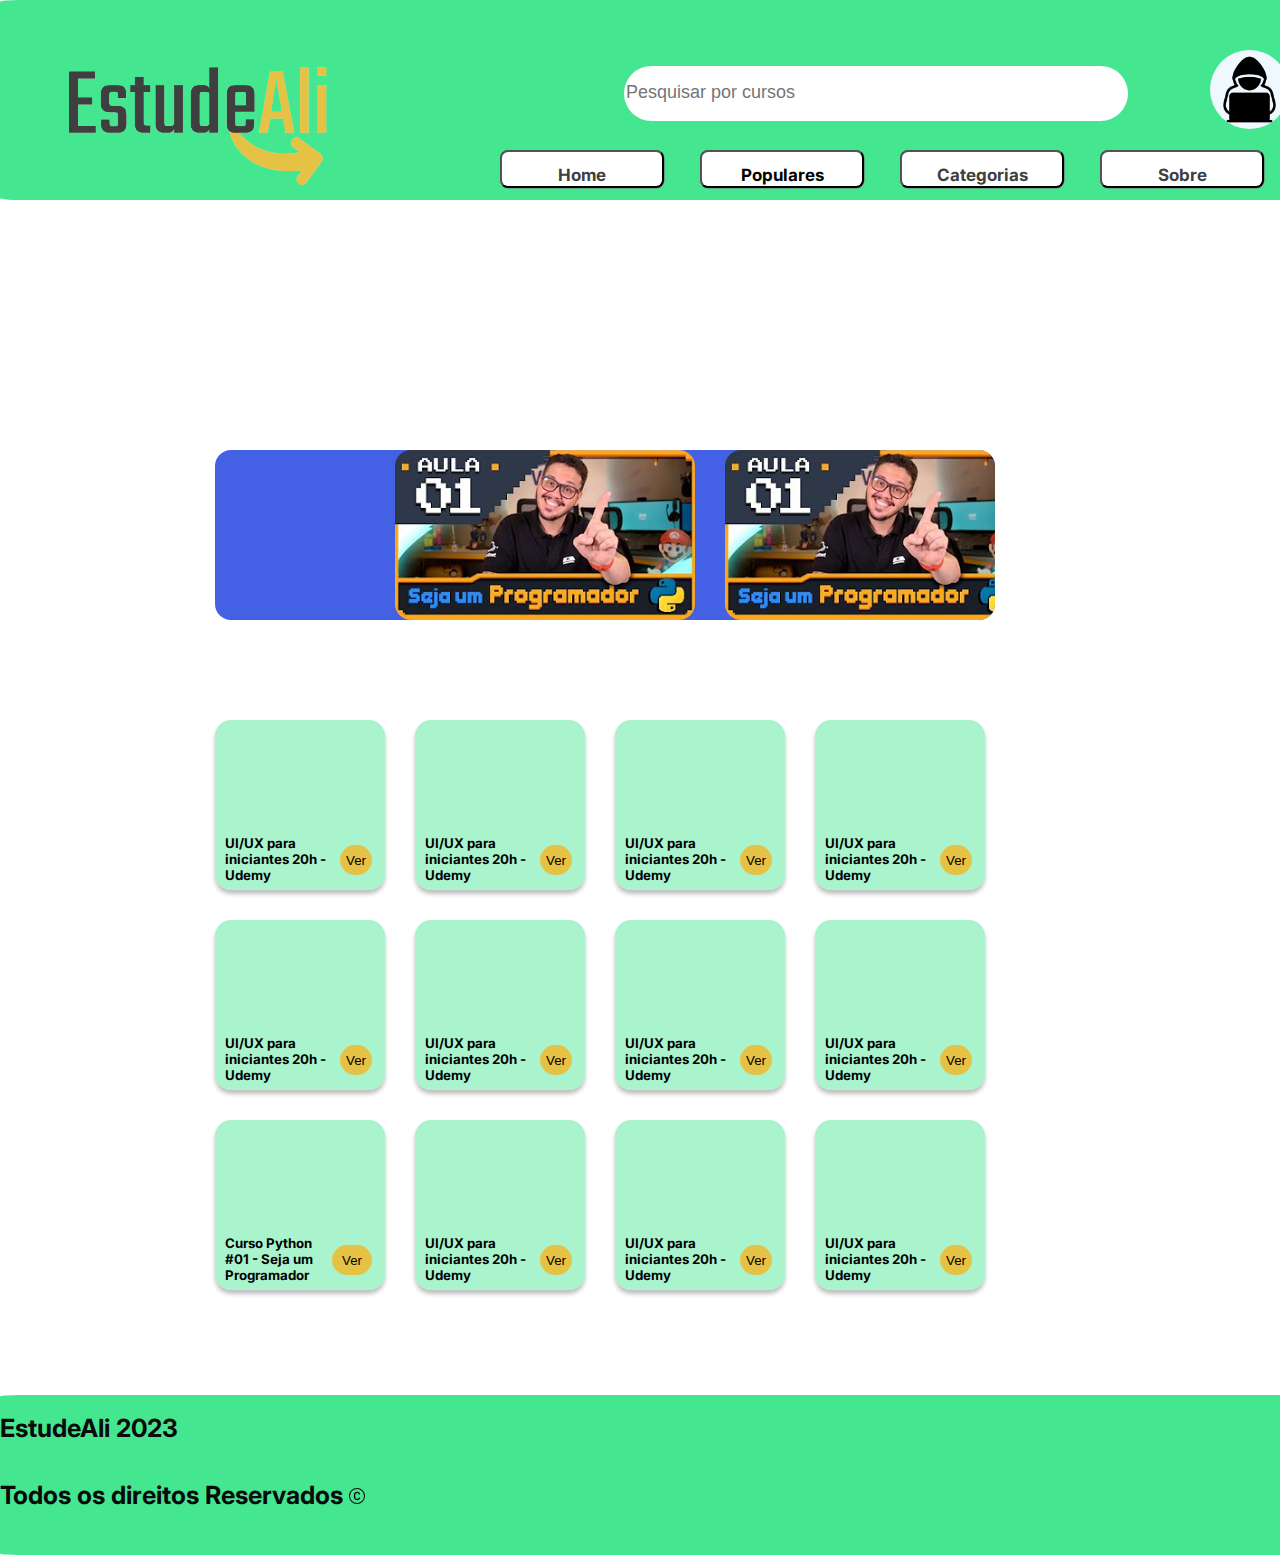
<file: index.html>
<!DOCTYPE html>
<html lang="en">

<head>
  <meta charset="UTF-8" />
  <meta http-equiv="X-UA-Compatible" content="IE=edge" />
  <meta name="viewport" content="width=device-width, initial-scale=1.0, user-scalable=no" />
  <meta name="theme-color" content="#317EFB"/>
  <link rel="stylesheet" href="CSS\Home.css" />
  <link rel="manifest" href="JS\manifest (2).json">
  <link rel="apple-touch-icon" href="https://i.postimg.cc/DJhz0zGS/192.png">
  <link rel="icon" href="Assets.xcassets\AppIcon.appiconset\32.png">
  <title>EstudeAlí</title>
</head>

<body>
  <!-- Navbar -->

  <nav class="navbar">
    <div>

      <!-- <h1>Estude</h1>
    <h3>Alí</h3> -->

      <img src="ASSETS\Exemplo_1-removebg-preview.png" alt="Icone Estudeali">

      <input class="input" type="search" name="Pesquise aqui" id="Input-search" placeholder="Pesquisar por cursos">

      <div class="Buttons">

        <a href="index.html"><button class="btn-home">
          <h2>Home</h2>
        </button></a>

        <button class="btn-populares">
          <h2>Populares</h2>
        </button>

        <button class="btn-categorias">
          <h2>Categorias</h2>
        </button>

        <button class="btn-sobre">
          <h2>Sobre</h2>
        </button>

        <a href="Login.html"><button class="btn-login">
          <h2>Login</h2>
        </button></a>

        <div class="image-heart">
         
        </div>


      </div>

    </div>

    <input class="input-image" type="image" src="ASSETS\foto.png">

  </nav>

<main class="container">

  <div class="carousel">
    <div class="slide">
      <img class="img_carousel" src="ASSETS\hqdefault.jpg" alt="" />
    </div>
    <div class="slide">
      <img class="img_carousel" src="ASSETS\hqdefault.jpg" alt="" />
    </div>
    <div class="slide">
      <img class="img_carousel" src="ASSETS\hqdefault.jpg" alt="" />
    </div>
  </div>
  <script src="JS\main.js"></script>
  <section class="top_list_1">
    <div class="xesque">
      <h5 class="text_1">UI/UX para iniciantes 20h - Udemy</h5>
      <button class="button_ver">Ver</button>
    </div>
    <div class="xesque">
      <h5 class="text_1">UI/UX para iniciantes 20h - Udemy</h5>
      <button class="button_ver">Ver</button>
    </div>
    <div class="xesque">
      <h5 class="text_1">UI/UX para iniciantes 20h - Udemy</h5>
      <button class="button_ver">Ver</button>
    </div>
    <div class="xesque">
      <h5 class="text_1">UI/UX para iniciantes 20h - Udemy</h5>
      <button class="button_ver">Ver</button>
    </div>
  </section>
  <section class="top_list_2">
    <div class="xesque">
      <h5 class="text_1">UI/UX para iniciantes 20h - Udemy</h5>
      <button class="button_ver">Ver</button>
    </div>
    <div class="xesque">
      <h5 class="text_1">UI/UX para iniciantes 20h - Udemy</h5>
      <button class="button_ver">Ver</button>
    </div>
    <div class="xesque">
      <h5 class="text_1">UI/UX para iniciantes 20h - Udemy</h5>
      <button class="button_ver">Ver</button>
    </div>
    <div class="xesque">
      <h5 class="text_1">UI/UX para iniciantes 20h - Udemy</h5>
      <button class="button_ver">Ver</button>
    </div>
  </section>
  <section class="top_list_3">
    <div class="xesque">
      <h5 class="text_1">Curso Python #01 - Seja um Programador</h5>
      <a href="Curso.html"><button class="button_ver">Ver</button></a>
    </div>
    <div class="xesque">
      <h5 class="text_1">UI/UX para iniciantes 20h - Udemy</h5>
      <button class="button_ver">Ver</button>
    </div>
    <div class="xesque">
      <h5 class="text_1">UI/UX para iniciantes 20h - Udemy</h5>
      <button class="button_ver">Ver</button>
    </div>
    <div class="xesque">
      <h5 class="text_1">UI/UX para iniciantes 20h - Udemy</h5>
      <button class="button_ver">Ver</button>
    </div>
  </section>
  <!--Footer-->

</main>
<footer class="footer">
  <h3>
    EstudeAli 2023
  </h3>


  <h3>
    Todos os direitos Reservados
    <svg xmlns="http://www.w3.org/2000/svg" width="16" height="16" fill="currentColor" class="bi bi-c-circle"
      viewBox="0 0 16 16">
      <path
        d="M1 8a7 7 0 1 0 14 0A7 7 0 0 0 1 8Zm15 0A8 8 0 1 1 0 8a8 8 0 0 1 16 0ZM8.146 4.992c-1.212 0-1.927.92-1.927 2.502v1.06c0 1.571.703 2.462 1.927 2.462.979 0 1.641-.586 1.729-1.418h1.295v.093c-.1 1.448-1.354 2.467-3.03 2.467-2.091 0-3.269-1.336-3.269-3.603V7.482c0-2.261 1.201-3.638 3.27-3.638 1.681 0 2.935 1.054 3.029 2.572v.088H9.875c-.088-.879-.768-1.512-1.729-1.512Z" />
    </svg></h5>
  </h3>
  <!-- <img src="img/favicon-32x32.png" alt="Voltar para o topo"> -->

</footer>

<script>
  if (typeof navigator.serviceWorker !== 'undefined') {
    navigator.serviceWorker.register('JS/pwabuilder-sw (1).js')
  }
  </script>
</body>

</html>
</file>
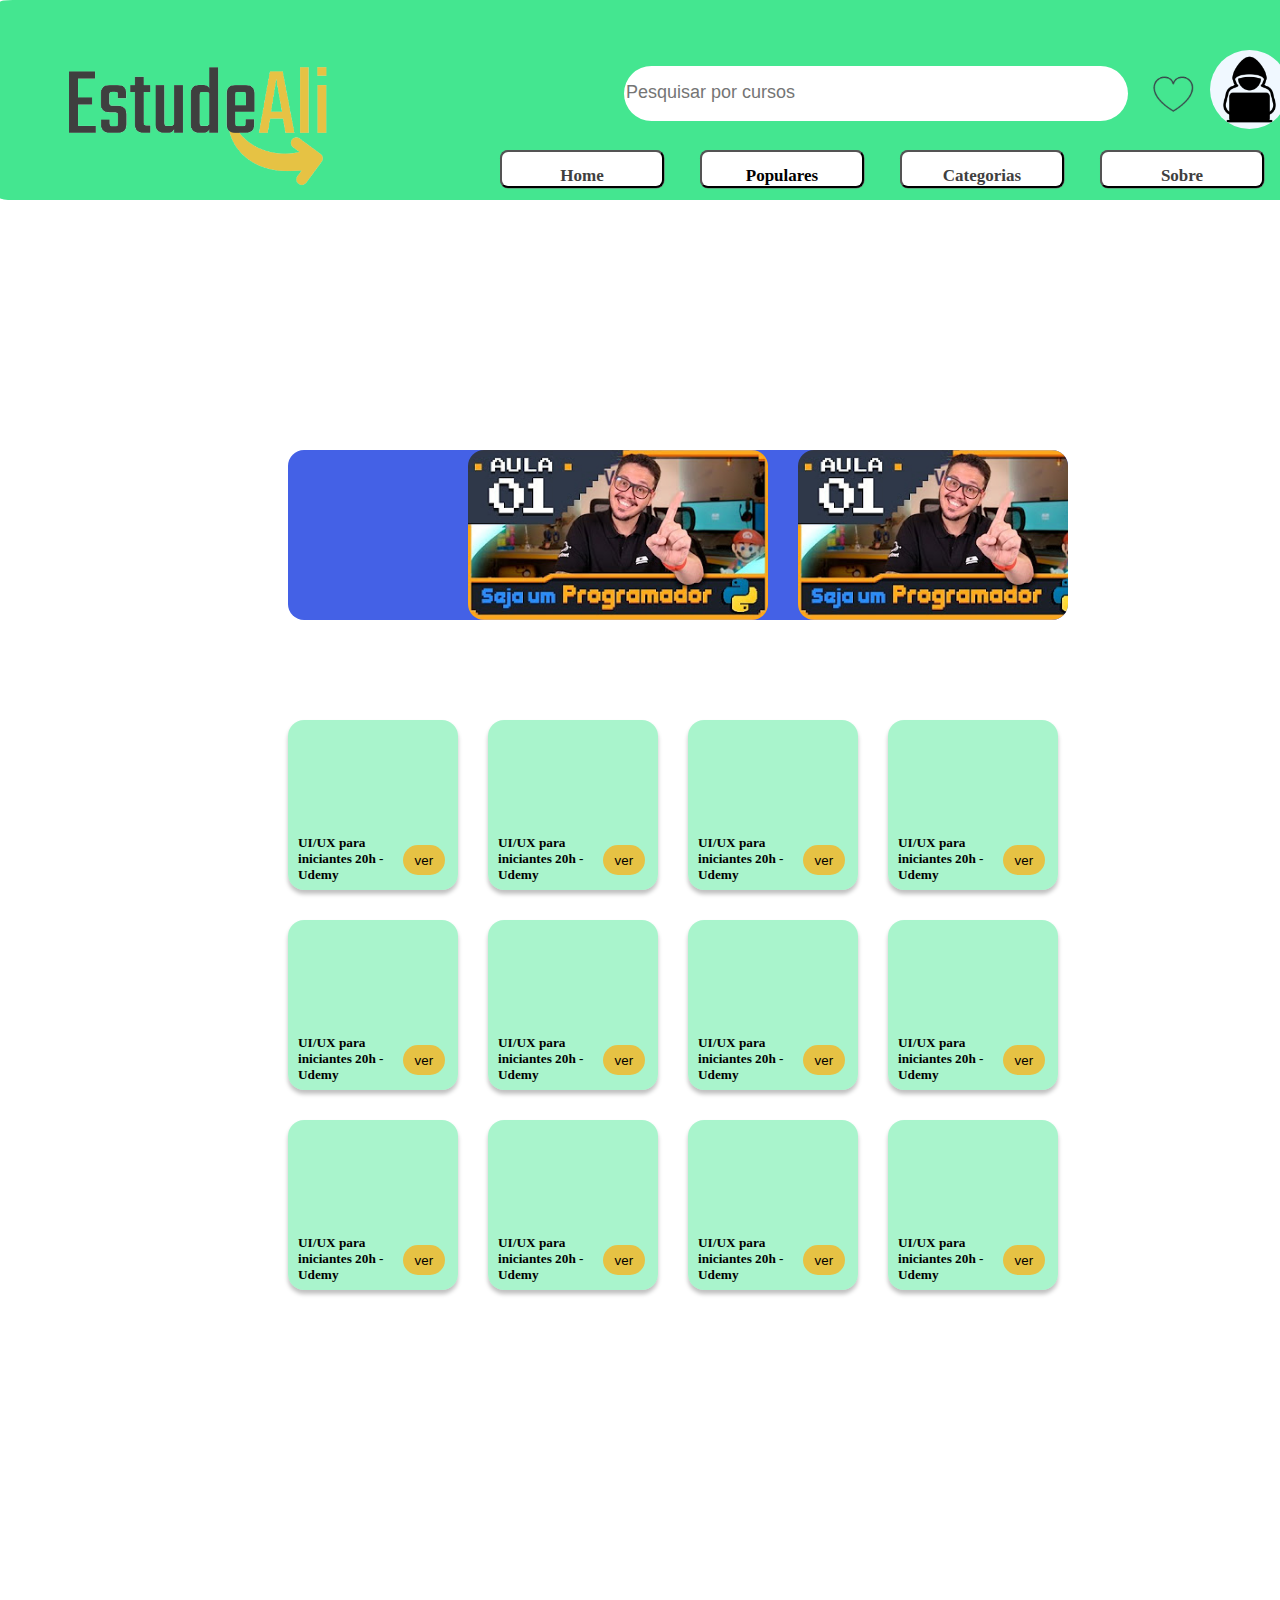
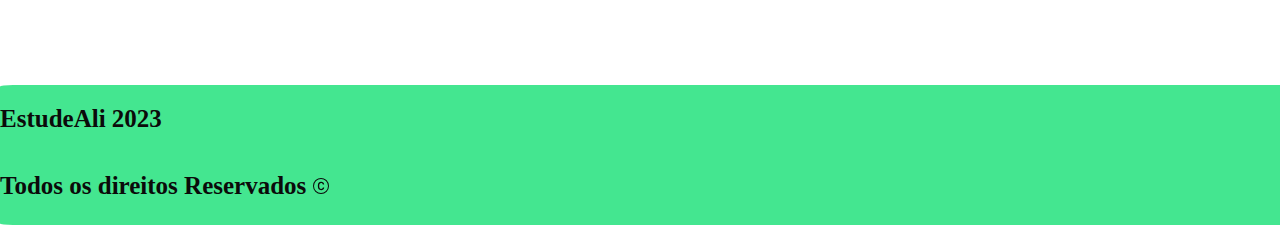
<file: Home/EstudeAli/index.html>
<!DOCTYPE html>
<html lang="en">

<head>
  <meta charset="UTF-8" />
  <meta http-equiv="X-UA-Compatible" content="IE=edge" />
  <meta name="viewport" content="width=device-width, initial-scale=1.0" />
  <link rel="stylesheet" href="main.css" />
  <link rel="stylesheet" href="Style2.css">
  <title>sdas</title>
</head>

<body>
  <!-- Navbar -->

  <nav class="navbar">
    <div>

      <!-- <h1>Estude</h1>
    <h3>Alí</h3> -->

      <img src="img/Exemplo_1-removebg-preview.png" alt="Icone Estudeali">

      <input class="input" type="search" name="Pesquise aqui" id="Input-search" placeholder="Pesquisar por cursos">

      <div class="Buttons">

        <button class="btn-home">
          <h2>Home</h2>
        </button>

        <button class="btn-populares">
          <h2>Populares</h2>
        </button>

        <button class="btn-categorias">
          <h2>Categorias</h2>
        </button>

        <button class="btn-sobre">
          <h2>Sobre</h2>
        </button>

        <div class="image-heart">
          <svg width="48" height="52" viewBox="0 0 48 52" fill="none" xmlns="http://www.w3.org/2000/svg"
            xmlns:xlink="http://www.w3.org/1999/xlink">
            <rect width="48" height="52" fill="url(#pattern0)" />
            <defs>
              <pattern id="pattern0" patternContentUnits="objectBoundingBox" width="1" height="1">
                <use xlink:href="#image0_114_71" transform="matrix(0.00706845 0 0 0.00652472 -1.10807 -0.288462)" />
              </pattern>
              <image id="image0_114_71" width="455" height="280"
                xlink:href="[data-uri]" />
            </defs>
          </svg>
        </div>


      </div>

    </div>

    <input class="input-image" type="image" src="img/foto.png">

  </nav>



  <div class="carousel">
    <div class="slide">
      <img class="img_carousel" src="hqdefault.jpg" alt="" />
    </div>
    <div class="slide">
      <img class="img_carousel" src="hqdefault.jpg" alt="" />
    </div>
    <div class="slide">
      <img class="img_carousel" src="hqdefault.jpg" alt="" />
    </div>
  </div>
  <script src="main.js"></script>
  <section class="top_list_1">
    <div class="xesque">
      <h5 class="text_1">UI/UX para iniciantes 20h - Udemy</h5>
      <button class="button_ver">ver</button>
    </div>
    <div class="xesque">
      <h5 class="text_1">UI/UX para iniciantes 20h - Udemy</h5>
      <button class="button_ver">ver</button>
    </div>
    <div class="xesque">
      <h5 class="text_1">UI/UX para iniciantes 20h - Udemy</h5>
      <button class="button_ver">ver</button>
    </div>
    <div class="xesque">
      <h5 class="text_1">UI/UX para iniciantes 20h - Udemy</h5>
      <button class="button_ver">ver</button>
    </div>
  </section>
  <section class="top_list_2">
    <div class="xesque">
      <h5 class="text_1">UI/UX para iniciantes 20h - Udemy</h5>
      <button class="button_ver">ver</button>
    </div>
    <div class="xesque">
      <h5 class="text_1">UI/UX para iniciantes 20h - Udemy</h5>
      <button class="button_ver">ver</button>
    </div>
    <div class="xesque">
      <h5 class="text_1">UI/UX para iniciantes 20h - Udemy</h5>
      <button class="button_ver">ver</button>
    </div>
    <div class="xesque">
      <h5 class="text_1">UI/UX para iniciantes 20h - Udemy</h5>
      <button class="button_ver">ver</button>
    </div>
  </section>
  <section class="top_list_3">
    <div class="xesque">
      <h5 class="text_1">UI/UX para iniciantes 20h - Udemy</h5>
      <button class="button_ver">ver</button>
    </div>
    <div class="xesque">
      <h5 class="text_1">UI/UX para iniciantes 20h - Udemy</h5>
      <button class="button_ver">ver</button>
    </div>
    <div class="xesque">
      <h5 class="text_1">UI/UX para iniciantes 20h - Udemy</h5>
      <button class="button_ver">ver</button>
    </div>
    <div class="xesque">
      <h5 class="text_1">UI/UX para iniciantes 20h - Udemy</h5>
      <button class="button_ver">ver</button>
    </div>
  </section>
  <!--Footer-->

  <footer class="footer">
    <h3>
      EstudeAli 2023
    </h3>


    <h3>
      Todos os direitos Reservados
      <svg xmlns="http://www.w3.org/2000/svg" width="16" height="16" fill="currentColor" class="bi bi-c-circle"
        viewBox="0 0 16 16">
        <path
          d="M1 8a7 7 0 1 0 14 0A7 7 0 0 0 1 8Zm15 0A8 8 0 1 1 0 8a8 8 0 0 1 16 0ZM8.146 4.992c-1.212 0-1.927.92-1.927 2.502v1.06c0 1.571.703 2.462 1.927 2.462.979 0 1.641-.586 1.729-1.418h1.295v.093c-.1 1.448-1.354 2.467-3.03 2.467-2.091 0-3.269-1.336-3.269-3.603V7.482c0-2.261 1.201-3.638 3.27-3.638 1.681 0 2.935 1.054 3.029 2.572v.088H9.875c-.088-.879-.768-1.512-1.729-1.512Z" />
      </svg></h5>
    </h3>
    <!-- <img src="img/favicon-32x32.png" alt="Voltar para o topo"> -->

  </footer>

</body>

</html>
</file>
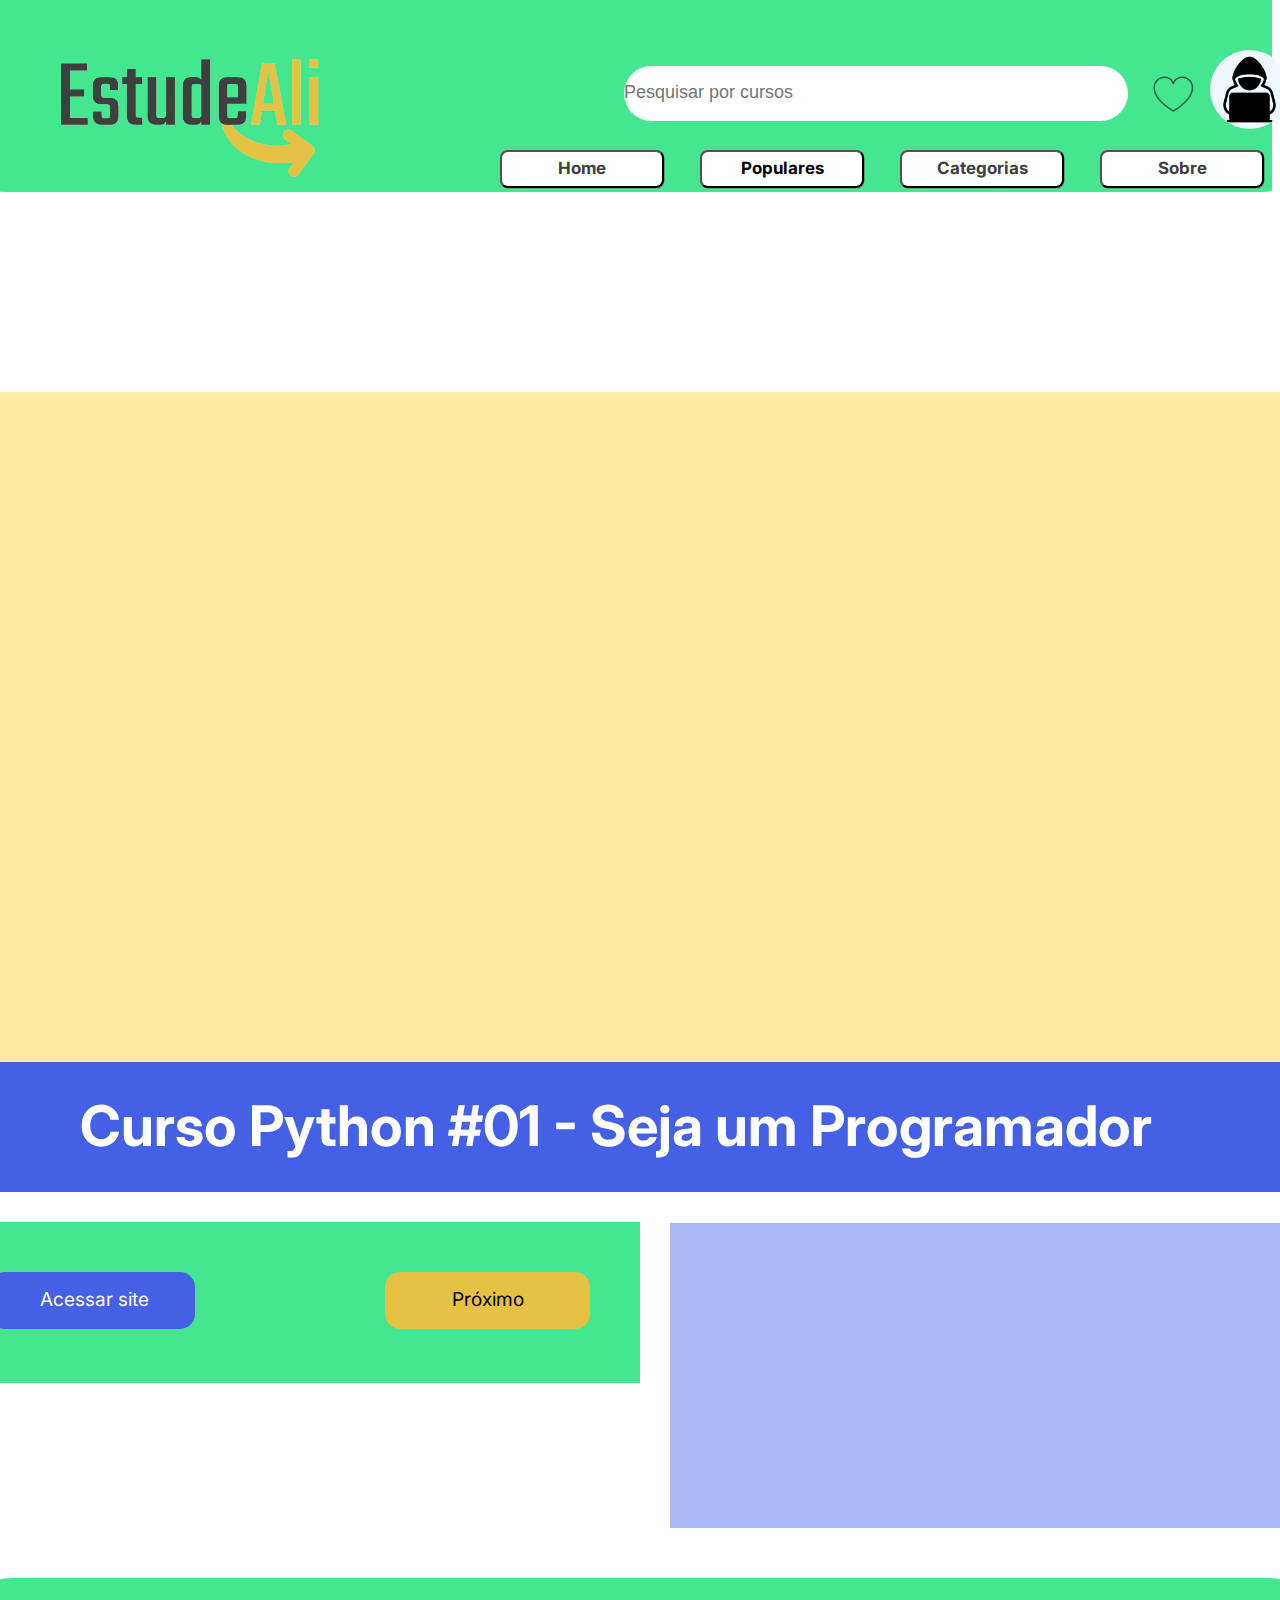
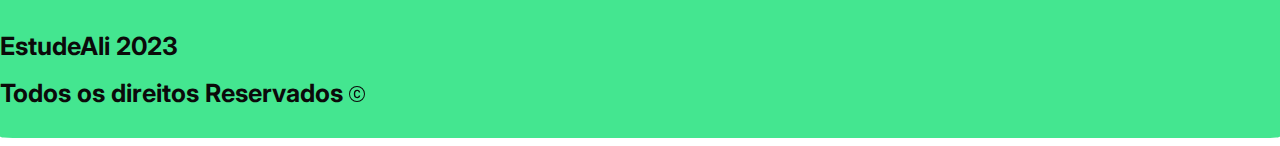
<file: Curso.html>
<!DOCTYPE html>
<html lang="en">
  <head>
    <meta charset="UTF-8" />
    <meta http-equiv="X-UA-Compatible" content="IE=edge" />
    <meta name="viewport" content="width=device-width, initial-scale=1.0" />
    <link rel="stylesheet" href="CSS\curso.css" />
    <link rel="icon" href="Assets.xcassets\AppIcon.appiconset\32.png">

    <title>EstudeAlí</title>
  </head>
  <body>

    <!-- Navbar -->

  <nav class="navbar">
    <div>

      <!-- <h1>Estude</h1>
    <h3>Alí</h3> -->

      <img src="ASSETS\Exemplo_1-removebg-preview.png" alt="Icone Estudeali">

      <input class="input" type="search" name="Pesquise aqui" id="Input-search" placeholder="Pesquisar por cursos">

      <div class="Buttons">

        <a href="index.html"><button class="btn-home">
          <h2>Home</h2>
        </button></a>

        <button class="btn-populares">
          <h2>Populares</h2>
        </button>

        <button class="btn-categorias">
          <h2>Categorias</h2>
        </button>

        <button class="btn-sobre">
          <h2>Sobre</h2>
        </button>

        <div class="image-heart">
          <svg width="48" height="52" viewBox="0 0 48 52" fill="none" xmlns="http://www.w3.org/2000/svg"
            xmlns:xlink="http://www.w3.org/1999/xlink">
            <rect width="48" height="52" fill="url(#pattern0)" />
            <defs>
              <pattern id="pattern0" patternContentUnits="objectBoundingBox" width="1" height="1">
                <use xlink:href="#image0_114_71" transform="matrix(0.00706845 0 0 0.00652472 -1.10807 -0.288462)" />
              </pattern>
              <image id="image0_114_71" width="455" height="280"
                xlink:href="[data-uri]" />
            def>
          </svg>
        </div>


      </div>

    </div>

    <input class="input-image" type="image" src="ASSETS\foto.png">

  </nav>

    <main class="container">



      <section class="iframe_video">
        <iframe
          class="curso_destaque"
          width="950.22"
          height="534.65"
          src="https://www.youtube.com/embed/S9uPNppGsGo"
          title="YouTube video player"
          frameborder="0"
          allow="accelerometer; autoplay; clipboard-write; encrypted-media; gyroscope; picture-in-picture; web-share"
          allowfullscreen
        ></iframe>
      </section>
      <section class="textinho">
        <div class="text_curso">
          <h1 class="text_curso_1">Curso Python #01 - Seja um Programador</h1>
        </div>
      </section>

      <section class="area_button">
        <a href="https://www.cursoemvideo.com"><button  class="acessar_b">Acessar site</button></a>
        <button href="" class="proximo_b">Próximo</button>
      </section>

      <section class="check_box_videos">
      </section>
    </main>
    <footer class="footer">
      <h3>
        EstudeAli 2023
      </h3>
    
    
      <h3>
        Todos os direitos Reservados
        <svg xmlns="http://www.w3.org/2000/svg" width="16" height="16" fill="currentColor" class="bi bi-c-circle"
          viewBox="0 0 16 16">
          <path
            d="M1 8a7 7 0 1 0 14 0A7 7 0 0 0 1 8Zm15 0A8 8 0 1 1 0 8a8 8 0 0 1 16 0ZM8.146 4.992c-1.212 0-1.927.92-1.927 2.502v1.06c0 1.571.703 2.462 1.927 2.462.979 0 1.641-.586 1.729-1.418h1.295v.093c-.1 1.448-1.354 2.467-3.03 2.467-2.091 0-3.269-1.336-3.269-3.603V7.482c0-2.261 1.201-3.638 3.27-3.638 1.681 0 2.935 1.054 3.029 2.572v.088H9.875c-.088-.879-.768-1.512-1.729-1.512Z" />
        </svg></h5>
      </h3>
      <!-- <img src="img/favicon-32x32.png" alt="Voltar para o topo"> -->
    
    </footer>
  </body>
</html>
</file>
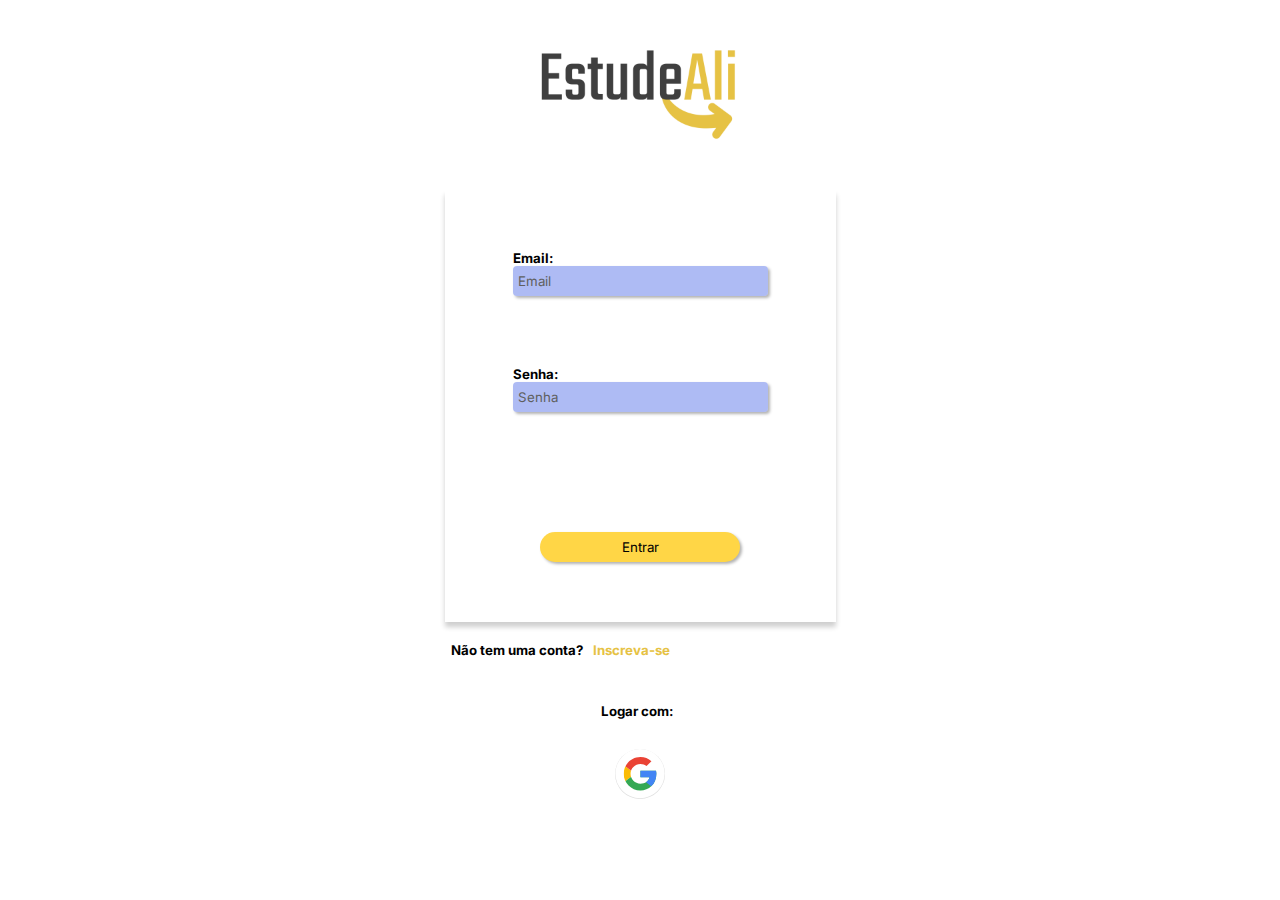
<file: Login.html>
<!DOCTYPE html>
<html lang="en">
  <head>
    <meta charset="UTF-8" />
    <meta http-equiv="X-UA-Compatible" content="IE=edge" />
    <meta name="viewport" content="width=device-width, initial-scale=1.0" />
    <link rel="stylesheet" href="CSS\Login.css" />
    <link rel="icon" href="Assets.xcassets\AppIcon.appiconset\32.png">
    <title>EstudeAlí</title>
  </head>

  <body>
    <section class="logo_area">
      <img class="logo" src="ASSETS\Exemplo 1.png" alt="logo" />
    </section>
    <main class="container2_0">
      <section class="container">
        <div class="top_box">
          <div>
            <div id="user">
              <h5>Email:</h5>
            </div>
            <input id="email" type="Email" placeholder="Email" />
            <div id="password">
              <h5>Senha:</h5>
            </div>
            <input id="senha" type="password" placeholder="Senha" />
          </div>
          <a href="index.html"><button href="" id="entrar_b">Entrar</button></a>
        </div>
      </section>
      <section class="reg">
        <div class="middle_box">
          <h5 class="nnn">Não tem uma conta?</h5>
          <a href="Registro.html"><h5 class="reg">Inscreva-se</h5></a>
        </div>
        <div class="logar_com"><h5>Logar com:</h5></div>
      </section>
      <section>
        <a href=""
          ><img
            class="google"
            src="ASSETS\google-g-2015-logo-svg-vector.svg"
            width="50"
            height="50"
            alt="Google"
            srcset=""
        /></a>
      </section>
    </main>
  </body>
</html>
</file>
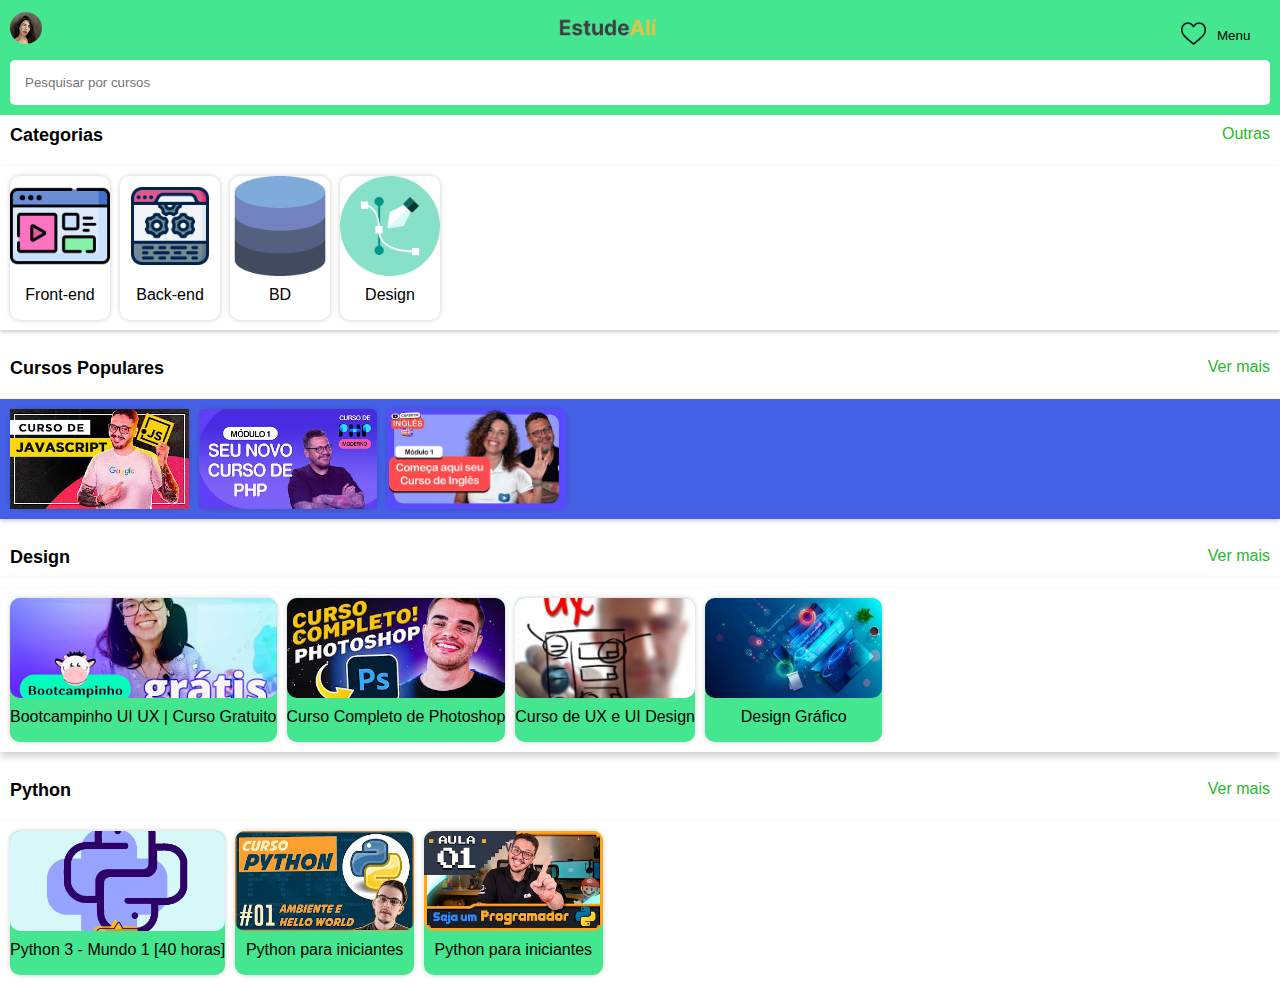
<file: oxe/home.html>
<!DOCTYPE html>
<html lang="pt-br">

<head>
  <meta charset="UTF-8">
  <meta http-equiv="X-UA-Compatible" content="IE=edge">
  <meta name="viewport" content="width=device-width, initial-scale=1.0">
  <title>Home</title>
  <style>
    body {
      margin: 0;
      padding: 0;
      font-family: Arial, Helvetica, sans-serif;
    }

.image-buttons,
.image-button-container {
  box-shadow: 0 4px 8px rgba(0, 0, 0, 0.2);
}
    header {
      display: flex;
      flex-direction: column;
      background-color: #f2f2f2;
      padding: 10px;
    }

    .logo-photo-container {
      display: flex;
      justify-content: space-between;
      align-items: center;
    }

    .logo {
      text-align: center;
      flex: 1;
    }

    .logo img {
      max-width: 100px;
      height: auto;
    }

    .dropdown {
      display: flex;
      align-items: center;
      margin-top: 10px;
      margin-left: auto;
    }

    .dropdown select {
      padding: 5px;
      border: none;
      background-color: transparent;
      appearance: none;
      -webkit-appearance: none;
      -moz-appearance: none;
      color: inherit;
    }

    .search-bar {
      text-align: center;
      padding: 10px;
      background-color: #fff;
      border-radius: 5px;
      margin-top: 10px;
    }

    .search-bar input[type="text"] {
      width: 100%;
      padding: 5px;
      border: none;
      border-radius: 5px;
    }

    .search-bar button {
      padding: 5px;
      border: none;
      background-color: transparent;
      cursor: pointer;
    }

    @media only screen and (min-width: 320px) and (max-width: 767px) {
      .logo img {
        max-width: 80px;
      }

      .dropdown select {
        font-size: 12px;
      }
    }

    .categories-container {
      display: flex;
      justify-content: space-between;
      align-items: flex-start;
      padding: 10px;
    }

    .categories-content {
      display: flex;
      align-items: center;
    }

    .title {
      font-weight: bold;
      font-size: 18px;
    }

    .subtitle {
      font-size: 14px;
      margin-left: auto;
    }

    .image-buttons {
      display: flex;
      overflow-x: auto;
      gap: 10px;
      margin-top: 10px;
      box-shadow: 0 2px 4px rgba(0, 0, 0, 0.2);
      padding: 10px;
    }

    .image-buttons img {
      width: 100px;
      height: 100px;
      object-fit: cover;
    }

    .button {
      background-color: transparent;
      border: none;
      padding: 0;
      font-size: 16px;
      color: rgb(41, 184, 41);
    }

    .image-button-container {
      display: flex;
      flex-direction: column;
      align-items: center;
      box-shadow: 0 0 5px rgba(0, 0, 0, 0.2);
      border-radius: 10px;
    }

    .image-button-container p {
      margin-top: 10px;
    }

   
  </style>
</head>

<body>
  <header style="background-color: #44E690;">
    <div class="logo-photo-container">
      <div class="foto">
        <img src="imagens/unnamed.jpg" alt="Foto" style="border-radius: 50px;">
      </div>
      <div class="logo">
        <img src="imagens/logofigma.png" alt="Logo">
      </div>
      <div class="dropdown">
        <button onclick="window.location.href=''" style="background-color: transparent; border: none;">
          <img src="imagens/1077035.png" alt="Favoritos" style="height: 25px; width: 25px;">
        </button>
        <select>
          <option value="Menu">Menu</option>
          <option value="opcao1">Diego</option>
          <option value="opcao2">Quenga</option>
          <option value="opcao3">Daniel</option>
          <option value="opcao4">Viado</option>
        </select>
      </div>
    </div>
    <div class="search-bar">
      <input type="text" class="search-input" placeholder="Pesquisar por cursos">
    </div>
  </header>
  <div class="categories-container">
    <div class="categories-content">
      <div class="title">Categorias</div>
    </div>
    <div class="subtitle"><button class="button">Outras</button></div>
  </div>
  <div class="image-buttons">
    <div class="image-button-container">
      <img src="imagens/frontend_icon.png" alt="Front-end">
      <p>Front-end</p>
    </div>
    <div class="image-button-container">
      <img src="imagens/backend_icon.png" alt="Back-end">
      <p>Back-end</p>
    </div>
    <div class="image-button-container">
      <img src="imagens/icon_bd.png" alt="BD">
      <p>BD</p>
    </div>
    <div class="image-button-container">
      <img src="imagens/design_icon.png" alt="Design">
      <p>Design</p>
    </div>
  </div><br>
  <div class="categories-container">
    <div class="categories-content">
      <div class="title">Cursos Populares</div>
    </div>
    <div class="subtitle"><button class="button">Ver mais</button></div>
  </div>
  <div class="image-buttons" style="background-color: #4461E6; overflow-x: auto;">
    <div class="image-button-container">
      <img src="imagens/imagem_2023-05-29_113212928.png" alt="JavaScript - CursoemVideo" style="width: 100%;">
    </div>
    <div class="image-button-container">
      <img src="imagens/hqdefault.jpg" alt="Curso de PHP Moderno - CursoemVideo" style="width: 100%;">
    </div>
    <div class="image-button-container">
      <img src="imagens/hq720.jpg" alt="Curso de Ingles - CursoemVideo" style="width: 100%;">
    </div>
  </div><br>
  <div class="categories-container">
    <div class="categories-content">
      <div class="title">Design</div>
    </div>
    <div class="subtitle"><button class="button">Ver mais</button></div>
  </div>
  <div class="image-buttons-container" style="width: 100%; overflow-x: auto; white-space: nowrap; box-shadow: 0 4px 8px rgba(0, 0, 0, 0.2);">
    <div class="image-buttons">
      <div class="image-button-container" style="background-color: #44E690;">
        <img src="imagens/imagem_2023-05-29_113319526.png" alt="UI-UX" style="width: 100%; border-radius: 10px;">
        <p>Bootcampinho UI UX | Curso Gratuito</p>
      </div>
      <div class="image-button-container" style="background-color: #44E690;">
        <img src="imagens/imagem_2023-05-29_113400744.png" alt="Photoshop" style="width: 100%; border-radius: 10px;">
        <p>Curso Completo de Photoshop</p>
      </div>
      <div class="image-button-container" style="background-color: #44E690;">
        <img src="imagens\Curso-de-UX-e-UI-Design.jpg" alt="UI-UX" style="width: 100%; border-radius: 10px;">
        <p>Curso de UX e UI Design</p>
      </div>
      <div class="image-button-container" style="background-color: #44E690;">
        <img src="imagens\AdobeStock_262200109-300x169.jpg" alt="Design Gráfico" style="width: 100%; border-radius: 10px;">
        <p>Design Gráfico</p>
      </div>
    </div>
  </div><br>
  <div class="categories-container">
    <div class="categories-content">
      <div class="title">Python</div>
    </div>
    <div class="subtitle"><button class="button">Ver mais</button></div>
  </div>
  <div class="image-buttons-container" style="width: 100%; overflow-x: auto; white-space: nowrap; ">
    <div class="image-buttons" st>
      <div class="image-button-container" style="background-color: #44E690">
        <img src="imagens/imagem_2023-05-29_113742911.png" alt="Python" style="width: 100%; border-radius: 10px;">
        <p>Python 3 - Mundo 1 [40 horas]</p>
      </div>
      <div class="image-button-container" style="background-color: #44E690;">
        <img src="imagens/imagem_2023-05-29_113814696.png" alt="Python" style="width: 100%; border-radius: 10px;">
        <p>Python para iniciantes</p>
      </div>
      <div class="image-button-container" style="background-color: #44E690;">
        <img src="imagens\hqdefault (1).jpg" alt="Python - CursoemVideo" style="width: 100%; border-radius: 10px;">
        <p>Python para iniciantes</p>
      </div>
    </div>
  </div>
</body>

</html>
</file>
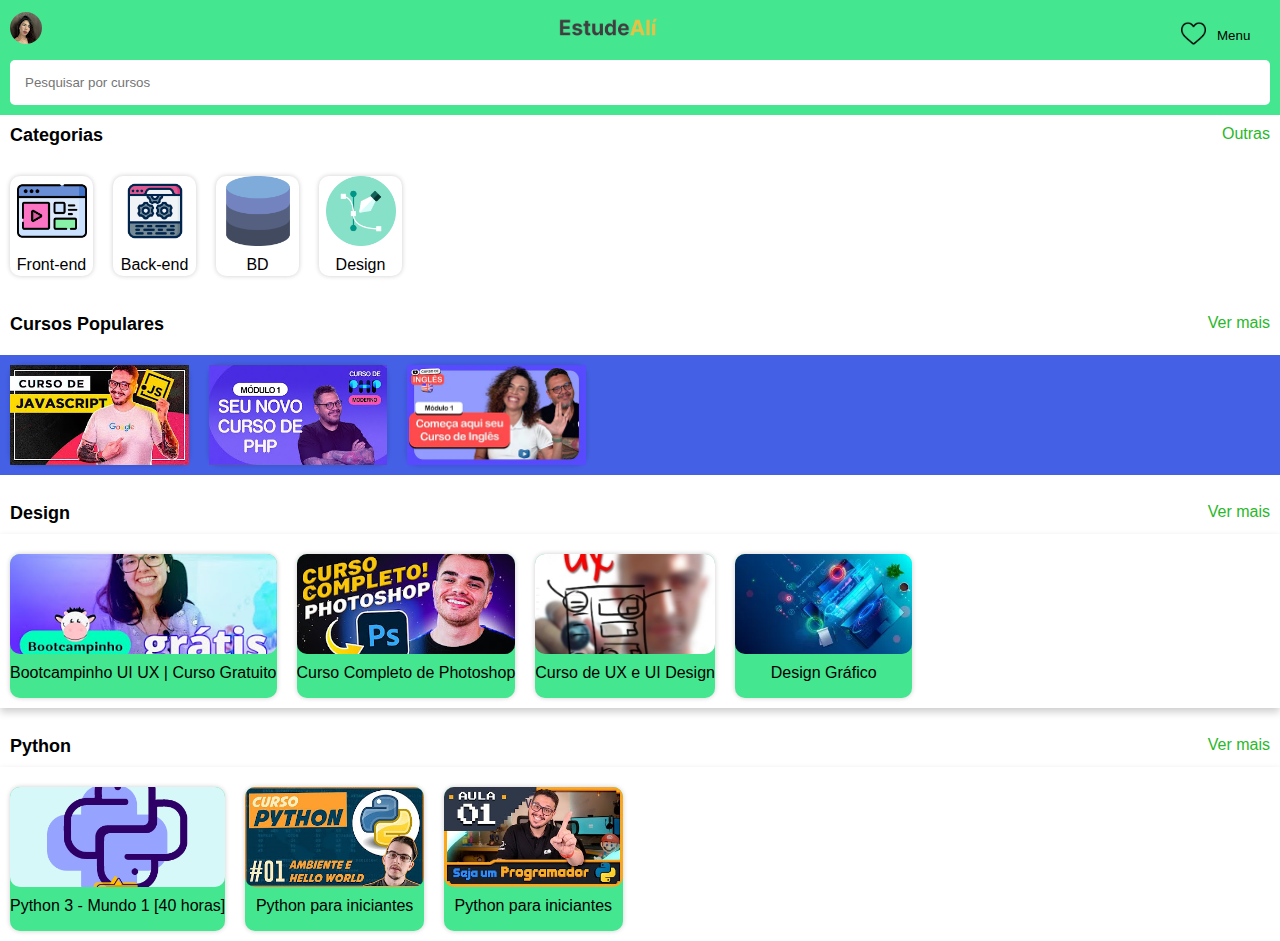
<file: oxe/home2.html>
<!DOCTYPE html>
<html lang="pt-br">
<head>
  <meta charset="UTF-8">
  <meta http-equiv="X-UA-Compatible" content="IE=edge">
  <meta name="viewport" content="width=device-width, initial-scale=1.0, maximum-scale=1.0, user-scalable=no">
  <link rel="stylesheet" href="css\style.css">
  <title>Home</title>
</head>
<body>
  <header style="background-color: #44E690;">
    <div class="logo-photo-container">
      <div class="foto">
        <img src="imagens/unnamed.jpg" alt="Foto" style="border-radius: 50px;">
      </div>
      <div class="logo">
        <img src="imagens/logofigma.png" alt="Logo">
      </div>
      <div class="dropdown">
        <button onclick="window.location.href=''" style="background-color: transparent; border: none;">
          <img src="imagens/1077035.png" alt="Favoritos" style="height: 25px; width: 25px;">
        </button>
        <select>
          <option value="Menu">Menu</option>
          <option value="opcao1">Diego</option>
          <option value="opcao2">Quenga</option>
          <option value="opcao3">Daniel</option>
          <option value="opcao4">Viado</option>
        </select>
      </div>
    </div>
    <div class="search-bar">
      <input type="text" class="search-input" placeholder="Pesquisar por cursos">
    </div>
  </header>
  <div class="categories-container">
    <div class="categories-content">
      <div class="title">Categorias</div>
    </div>
    <div class="subtitle"><button class="button">Outras</button></div>
  </div>
  <div class="image-buttons no-scroll-x" style="overflow-x: disable;">
    <div class="image-button-container" style="width: 83px; height: 100px;">
      <img src="imagens/frontend_icon.png" alt="Front-end" style="width: 70px; height: 70px;">
      <p>Front-end</p>
    </div>
    <div class="image-button-container" style="width: 83px; height: 100px;">
      <img src="imagens/backend_icon.png" alt="Back-end" style="width: 70px; height: 70px;">
      <p>Back-end</p>
    </div>
    <div class="image-button-container" style="width: 83px; height: 100px;">
      <img src="imagens/icon_bd.png" alt="BD" style="width: 70px; height: 70px;">
      <p>BD</p>
    </div>
    <div class="image-button-container" style="width: 83px; height: 100px;">
      <img src="imagens/design_icon.png" alt="Design" style="width: 70px; height: 70px;">
      <p>Design</p>
    </div>
  </div><br>
  <div class="categories-container">
    <div class="categories-content">
      <div class="title">Cursos Populares</div>
    </div>
    <div class="subtitle"><button class="button">Ver mais</button></div>
  </div>
  <div class="image-buttons" style="background-color: #4461E6; overflow-x: auto;">
    <div class="image-button-container">
      <img src="imagens/imagem_2023-05-29_113212928.png" alt="JavaScript - CursoemVideo" style="width: 100%;">
    </div>
    <div class="image-button-container">
      <img src="imagens/hqdefault.jpg" alt="Curso de PHP Moderno - CursoemVideo" style="width: 100%;">
    </div>
    <div class="image-button-container">
      <img src="imagens/hq720.jpg" alt="Curso de Ingles - CursoemVideo" style="width: 100%;">
    </div>
  </div><br>
  <div class="categories-container">
    <div class="categories-content">
      <div class="title">Design</div>
    </div>
    <div class="subtitle"><button class="button">Ver mais</button></div>
  </div>
  <div class="image-buttons-container" style="width: 100%; overflow-x: auto; white-space: nowrap; box-shadow: 0 4px 8px rgba(0, 0, 0, 0.2);">
    <div class="image-buttons">
      <div class="image-button-container" style="background-color: #44E690;">
        <img src="imagens/imagem_2023-05-29_113319526.png" alt="UI-UX" style="width: 100%; border-radius: 10px;">
        <p>Bootcampinho UI UX | Curso Gratuito</p>
      </div>
      <div class="image-button-container" style="background-color: #44E690;">
        <img src="imagens/imagem_2023-05-29_113400744.png" alt="Photoshop" style="width: 100%; border-radius: 10px;">
        <p>Curso Completo de Photoshop</p>
      </div>
      <div class="image-button-container" style="background-color: #44E690;">
        <img src="imagens\Curso-de-UX-e-UI-Design.jpg" alt="UI-UX" style="width: 100%; border-radius: 10px;">
        <p>Curso de UX e UI Design</p>
      </div>
      <div class="image-button-container" style="background-color: #44E690;">
        <img src="imagens\AdobeStock_262200109-300x169.jpg" alt="Design Gráfico" style="width: 100%; border-radius: 10px;">
        <p>Design Gráfico</p>
      </div>
    </div>
  </div><br>
  <div class="categories-container">
    <div class="categories-content">
      <div class="title">Python</div>
    </div>
    <div class="subtitle"><button class="button">Ver mais</button></div>
  </div>
  <div class="image-buttons-container" style="width: 100%; overflow-x: auto; white-space: nowrap; box-shadow: 0 4px 8px rgba(0, 0, 0, 0.2);">
    <div class="image-buttons">
      <div class="image-button-container" style="background-color: #44E690">
        <img src="imagens/imagem_2023-05-29_113742911.png" alt="Python" style="width: 100%; border-radius: 10px;">
        <p>Python 3 - Mundo 1 [40 horas]</p>
      </div>
      <div class="image-button-container" style="background-color: #44E690;">
        <img src="imagens/imagem_2023-05-29_113814696.png" alt="Python" style="width: 100%; border-radius: 10px;">
        <p>Python para iniciantes</p>
      </div>
      <div class="image-button-container" style="background-color: #44E690;">
        <img src="imagens\hqdefault (1).jpg" alt="Python - CursoemVideo" style="width: 100%; border-radius: 10px;">
        <p>Python para iniciantes</p>
      </div>
    </div>
  </div>
</body>
</html>
</file>
<file: Home/EstudeAli/main.css>
carousel {
background-color: #4461E6;
display: flex;
overflow: hidden;
max-width: 100%;
margin-top: 250px;
margin-left: auto;
margin-right: auto;
padding-left: 180px;
border-radius: 16px;
}
.carousel {
    background-color: #4461E6;
    display: flex;
    overflow: hidden;
    width: 600px;
    margin-top: 250px;
    margin-left: 280px;
    padding-left: 180px;
    border-radius: 16px;
  }
  .img_carousel{
    border-radius: 16px;
  }
  
  .slide {
    flex-shrink: 0;
    width: 300px;
    height: 170px;
    padding-right: 30px;
  }
  
  .slide img {
    width: 100%;
    height: 100%;
    object-fit: cover;
  }
  
  .carousel:hover .slide {
    opacity: 0.7;
  }
  
  .carousel:hover .slide:hover {
    opacity: 1;
  }

.xesque {
  margin-right: 30px;
  display: flex;
  justify-content: space-between;
  align-items: center;
  flex-direction: row;
  width: 170px;
  height: 170px;
  background: rgba(68, 230, 144, 0.46);
  box-shadow: 0px 4px 4px rgba(0, 0, 0, 0.25);
  border-radius: 16px;
}
.button_ver {
  background-color: #e6c244;
  border: none;
  width: 70px;
  height: 30px;
  border-radius: 50px;
  margin-top: 110px;
  margin-right: 13px;
}
.text_1 {
  margin-top: 130px;
  margin-left: 10px;
}
.top_list_1 {
  display: flex;
  align-items: center;
  flex-direction: row;
  margin-top: 100px;
  margin-left: 280px;
}
.top_list_2 {
  display: flex;
  align-items: center;
  flex-direction: row;
  margin-top: 30px;
  margin-left: 280px;
}
.top_list_3 {
  display: flex;
  align-items: center;
  flex-direction: row;
  margin-top: 30px;
  margin-left: 280px;
}
</file>
<file: Home/EstudeAli/Style2.css>
body{
      
}

@media only screen and (max-width: 768px) {
    .navbar {
    flex-direction: row;
    height: auto;
    padding: 10px;
    }
    .navbar h1 {
    font-size: 24px;
    margin-right: auto;
    margin-left: 10px;
    }
    .navbar img {
    width: 100px;
    height: auto;
    margin-left: auto;
    }
    }  

.navbar{
    display: flex;
    flex-direction: column;
    width: 1305px;
    height: 200px;
    left: 0px;
    margin-left: -8px;
    margin-top: -8px;
    background: #44E690;
    border-radius: 1%;
}
.navbar h1{
    position: absolute;
    width: 305px;
    height: 55px;
    left: 59px;
    top: 15px;

    font-family: 'Inter';
    font-style: normal;
    font-weight: 700;
    font-size: 72px;
    line-height: 75px;

    color: #3F3F3F;
   


}
.navbar h3{
    position: absolute;
    width: 305px;
    height: 55px;
    left: 200px;
    top: 4px;

    font-family: 'Inter';
    font-style: normal;
    font-weight: 700;
    font-size: 72px;
    line-height: 75px;

    color: #E6C244;
}

.navbar img{
    width: 400px;
    height: 200px;
    left: 20px;
    cursor: pointer;
}
input{
    position: absolute;
    width: 504px;
    height: 55px;
    left: 624px;
    top: 66px;
    border: #3F3F3F;
    border-radius: 34px;
   
}
::placeholder{
    font-size: large;
}
.btn-home{
    position: absolute;
    width: 164px;
    height: 37.67px;
    left: 500px;
    top: 150px;
    background-color: #FFFFFF;
    box-shadow: #717171 0.3px 0.3px 0.3px 0.3px;
    border-radius: 8px;
    cursor: pointer;
}
.btn-home h2{
    font-family: 'Inter';
    font-style: normal;
    font-weight: 700;
    font-size: 17px;
    line-height: 17px;
    text-align: center;

    color: #3F3F3F;
}


.btn-populares{
    position: absolute;
    width: 164px;
    height: 37.67px;
    left: 700px;
    top: 150px;
    background-color: #FFFFFF;
    box-shadow: #717171 0.3px 0.3px 0.3px 0.3px;
    border-radius: 8px;
    cursor: pointer;
}

.btn-populares h2{
    font-family: 'Inter';
    font-style: normal;
    font-weight: 700;
    font-size: 17px;
    line-height: 17px;
    text-align: center;

}

.btn-categorias{
    position: absolute;
    width: 164px;
    height: 37.67px;
    left: 900px;
    top: 150px;
    background-color: #FFFFFF;
    box-shadow: #717171 0.3px 0.3px 0.3px 0.3px;
    border-radius: 8px;
    cursor: pointer;
}

.btn-categorias h2{
    font-family: 'Inter';
    font-style: normal;
    font-weight: 700;
    font-size: 17px;
    line-height: 17px;
    text-align: center;
    
    color: #3F3F3F;
}


.btn-sobre{
    position: absolute;
    width: 164px;
    height: 37.67px;
    left: 1100px;
    top: 150px;
    background-color: #FFFFFF;
    box-shadow: #717171 0.3px 0.3px 0.3px 0.3px;
    border-radius: 8px;
    cursor: pointer;
}
.btn-sobre h2{
    font-family: 'Inter';
    font-style: normal;
    font-weight: 700;
    font-size: 17px;
    line-height: 17px;
    text-align: center;

    color: #3F3F3F;
}



.input-image{
    position: absolute;
    width: 79px;
    height: 79px;
    left: 1210px;
    top: 50px;
    background-image: none;
    background-color: aliceblue;
    border-radius: 100%;
    cursor: pointer;

}

.image-heart{
    position: absolute;
    width: 48px;
    height: 52px;
    left: 1150px;
    top: 65px;
    cursor: pointer;
}

.footer{
    display: flex;
    flex-direction: column;
    width: 1305px;
    height: 140px;
    left: 0px;
    margin-left: -8px;
    bottom: 0px;
    margin-top: 395px;
    background: #44E690;
    border:#44E690;
    border-radius: 1%;
    


}
.footer h3{
    font-family: 'Inter';
    font-style: normal;
    font-weight: 700;
    font-size: 25px;
    line-height: 17px;
   

    color: #0b0a0a;
}
.footer img{
   display: flex;
   flex-direction: column-reverse;
   left: 2000px;
}
</file>
